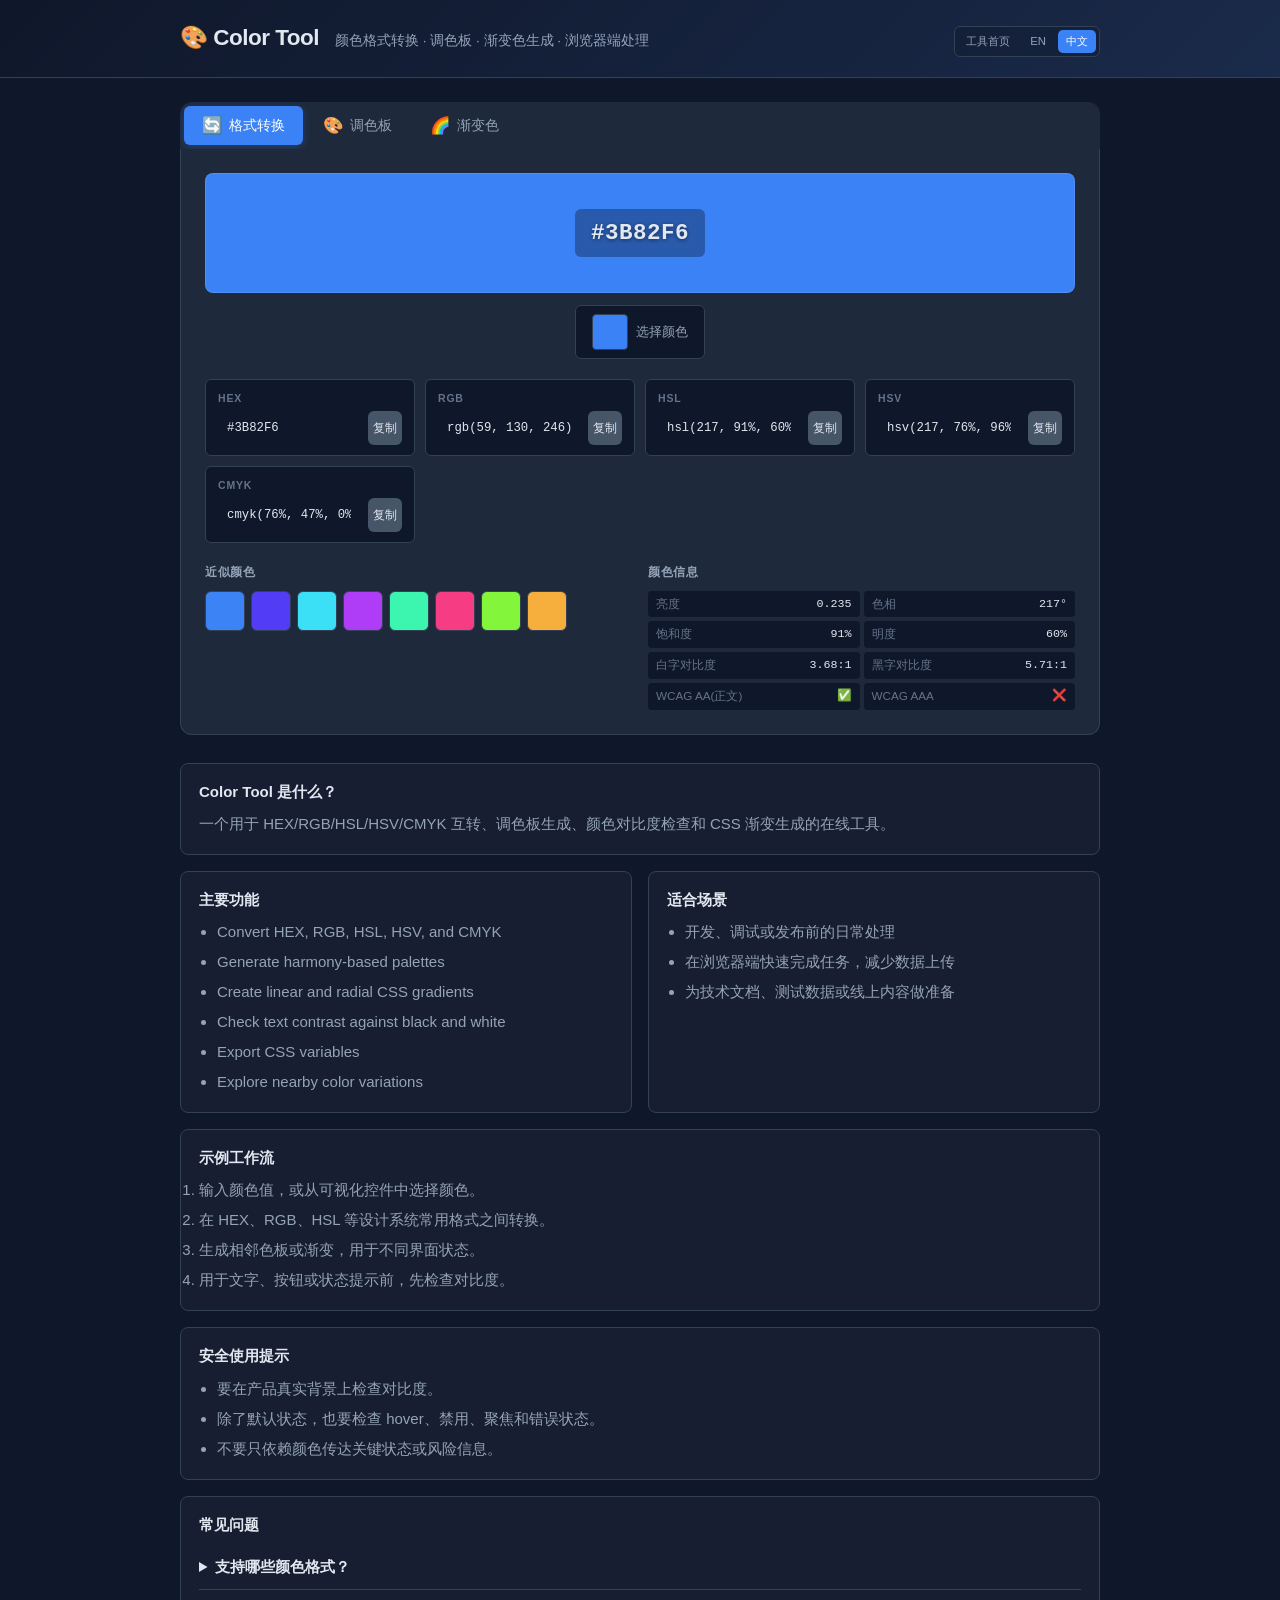
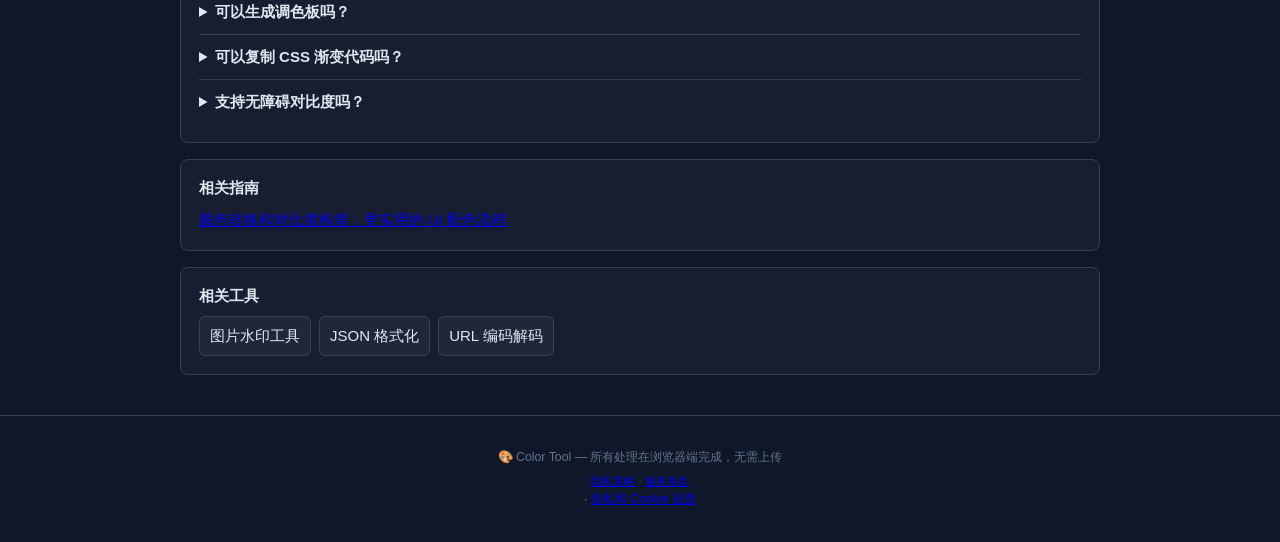
<file: zh/index.html>
<!DOCTYPE html>
<html lang="zh-CN">
<head>
  <!-- Primary Meta -->
  <meta name="description" content="在线色彩工具。HEX/RGB/HSL/HSV/CMYK互转、调色板生成、渐变色CSS生成。设计师和开发者的色彩工具箱。">
  <meta name="keywords" content="color picker, hex to rgb, rgb to hex, color palette generator, gradient generator, 颜色转换, 调色板, 渐变色">
  <meta name="author" content="ToolkitBox">
  <meta name="robots" content="index, follow">
  <meta name="google-adsense-account" content="ca-pub-5333037258750046">
  <link rel="canonical" href="https://color.toolkitbox.org/zh/">
  <link rel="alternate" hreflang="en" href="https://color.toolkitbox.org/">
  <link rel="alternate" hreflang="zh-CN" href="https://color.toolkitbox.org/zh/">
  <link rel="alternate" hreflang="x-default" href="https://color.toolkitbox.org/">
<!-- Open Graph -->
  <meta property="og:type" content="website">
  <meta property="og:title" content="Color Tool - 免费在线工具">
  <meta property="og:description" content="在线色彩工具。HEX/RGB/HSL/HSV/CMYK互转、调色板生成、渐变色CSS生成。设计师和开发者的色彩工具箱。">
  <meta property="og:url" content="https://color.toolkitbox.org/zh/">
  <meta property="og:image" content="https://color.toolkitbox.org/og.png">
  <meta property="og:image:width" content="1200">
  <meta property="og:image:height" content="630">
  <meta property="og:image:alt" content="Color Tool - 免费在线工具">
<meta property="og:site_name" content="Color Tool">
  <meta property="og:locale" content="zh_CN">

  <!-- Twitter Card -->
  <meta name="twitter:card" content="summary_large_image">
  <meta name="twitter:image" content="https://color.toolkitbox.org/og.png">
  <meta name="twitter:title" content="Color Tool - 免费在线工具">
  <meta name="twitter:description" content="在线色彩工具。HEX/RGB/HSL/HSV/CMYK互转、调色板生成、渐变色CSS生成。设计师和开发者的色彩工具箱。">
<meta charset="UTF-8">
  <meta name="viewport" content="width=device-width, initial-scale=1.0">
  <title>Color Tool - 免费在线工具 | 浏览器端处理 · 隐私安全</title>
  <link rel="stylesheet" href="../css/style.css">
  <script type="application/ld+json">
{
  "@context": "https://schema.org",
  "@type": "SoftwareApplication",
  "name": "Color Tool",
  "description": "在线色彩工具。HEX/RGB/HSL/HSV/CMYK互转、调色板生成、渐变色CSS生成。设计师和开发者的色彩工具箱。",
  "url": "https://color.toolkitbox.org/zh/",
  "inLanguage": "zh-CN",
  "applicationCategory": "DesignApplication",
  "operatingSystem": "All",
  "browserRequirements": "Requires JavaScript",
  "isAccessibleForFree": true,
  "offers": {
    "@type": "Offer",
    "price": "0",
    "priceCurrency": "USD"
  },
  "featureList": [
    "Convert HEX, RGB, HSL, HSV, and CMYK",
    "Generate harmony-based palettes",
    "Create linear and radial CSS gradients",
    "Check text contrast against black and white",
    "Export CSS variables",
    "Explore nearby color variations"
  ],
  "publisher": {
    "@type": "Organization",
    "name": "ToolkitBox"
  }
}
  </script>
  <script type="application/ld+json">
{
  "@context": "https://schema.org",
  "@type": "FAQPage",
  "inLanguage": "zh-CN",
  "mainEntity": [
    {
      "@type": "Question",
      "name": "支持哪些颜色格式？",
      "acceptedAnswer": {
        "@type": "Answer",
        "text": "支持 HEX、RGB、HSL、HSV、CMYK 的转换。"
      }
    },
    {
      "@type": "Question",
      "name": "可以生成调色板吗？",
      "acceptedAnswer": {
        "@type": "Answer",
        "text": "可以。选择基础颜色和配色方案，即可生成单色、互补、邻近、三等分等调色板。"
      }
    },
    {
      "@type": "Question",
      "name": "可以复制 CSS 渐变代码吗？",
      "acceptedAnswer": {
        "@type": "Answer",
        "text": "可以。选择颜色和方向后，可直接复制生成的 CSS gradient。"
      }
    },
    {
      "@type": "Question",
      "name": "支持无障碍对比度吗？",
      "acceptedAnswer": {
        "@type": "Answer",
        "text": "支持。工具会计算颜色与黑白文字的对比度，并给出 WCAG 参考评级。"
      }
    }
  ]
}
  </script>
  <script type="application/ld+json">
{
  "@context": "https://schema.org",
  "@type": "BreadcrumbList",
  "inLanguage": "zh-CN",
  "itemListElement": [
    {
      "@type": "ListItem",
      "position": 1,
      "name": "ToolkitBox",
      "item": "https://toolkitbox.org/zh/"
    },
    {
      "@type": "ListItem",
      "position": 2,
      "name": "Color Tool",
      "item": "https://color.toolkitbox.org/zh/"
    }
  ]
}
  </script>
  <script async src="https://pagead2.googlesyndication.com/pagead/js/adsbygoogle.js?client=ca-pub-5333037258750046"
     crossorigin="anonymous"></script>
  <script defer src="/privacy-controls.js"></script>
</head>
<body>
  <header class="header">
    <div class="container">
      <div class="header-inner">
        <h1 class="logo">🎨 Color Tool</h1>
        <p class="tagline">颜色格式转换 · 调色板 · 渐变色生成 · 浏览器端处理</p>
        <nav class="language-switcher" aria-label="Language"><a class="home-link" href="https://toolkitbox.org/zh/">工具首页</a><a class="" href="../" lang="en">EN</a><a class="active" href="./" lang="zh-CN">中文</a></nav>
      </div>
    </div>
  </header>

  <main class="main container">
    <!-- Tab Navigation -->
    <nav class="tabs" role="tablist">
      <button class="tab active" role="tab" aria-selected="true" data-tab="converter" tabindex="0">
        <span class="tab-icon">🔄</span>
        <span class="tab-label">格式转换</span>
      </button>
      <button class="tab" role="tab" aria-selected="false" data-tab="palette" tabindex="-1">
        <span class="tab-icon">🎨</span>
        <span class="tab-label">调色板</span>
      </button>
      <button class="tab" role="tab" aria-selected="false" data-tab="gradient" tabindex="-1">
        <span class="tab-icon">🌈</span>
        <span class="tab-label">渐变色</span>
      </button>
    </nav>

    <!-- === Tab: Converter === -->
    <section class="tab-panel active" id="panel-converter" role="tabpanel">
      <div class="panel-body">
        <!-- Color Preview -->
        <div class="preview-section">
          <div id="color-preview" class="color-preview">
            <span id="color-hex-display" class="hex-display">#3B82F6</span>
          </div>
          <div class="color-picker-row">
            <label class="color-picker-wrap">
              <input type="color" id="color-picker" value="#3b82f6">
              <span class="picker-label">选择颜色</span>
            </label>
          </div>
        </div>

        <!-- Color Values -->
        <div class="values-section">
          <div class="value-card">
            <div class="value-label">HEX</div>
            <div class="value-row">
              <input type="text" id="val-hex" class="value-input mono" value="#3B82F6" spellcheck="false">
              <button class="btn btn-sm copy-btn" onclick="copyValue('val-hex')" aria-label="复制 HEX 值" title="复制 HEX">复制</button>
            </div>
          </div>
          <div class="value-card">
            <div class="value-label">RGB</div>
            <div class="value-row">
              <input type="text" id="val-rgb" class="value-input mono" value="rgb(59, 130, 246)" spellcheck="false">
              <button class="btn btn-sm copy-btn" onclick="copyValue('val-rgb')" aria-label="复制 RGB 值" title="复制 RGB">复制</button>
            </div>
          </div>
          <div class="value-card">
            <div class="value-label">HSL</div>
            <div class="value-row">
              <input type="text" id="val-hsl" class="value-input mono" value="hsl(217, 91%, 60%)" spellcheck="false">
              <button class="btn btn-sm copy-btn" onclick="copyValue('val-hsl')" aria-label="复制 HSL 值" title="复制 HSL">复制</button>
            </div>
          </div>
          <div class="value-card">
            <div class="value-label">HSV</div>
            <div class="value-row">
              <input type="text" id="val-hsv" class="value-input mono" value="hsv(217, 76%, 96%)" spellcheck="false">
              <button class="btn btn-sm copy-btn" onclick="copyValue('val-hsv')" aria-label="复制 HSV 值" title="复制 HSV">复制</button>
            </div>
          </div>
          <div class="value-card">
            <div class="value-label">CMYK</div>
            <div class="value-row">
              <input type="text" id="val-cmyk" class="value-input mono" value="cmyk(76%, 47%, 0%, 4%)" spellcheck="false">
              <button class="btn btn-sm copy-btn" onclick="copyValue('val-cmyk')" aria-label="复制 CMYK 值" title="复制 CMYK">复制</button>
            </div>
          </div>
        </div>

        <!-- Color Info -->
        <div class="info-section">
          <div class="color-scheme-preview">
            <h3>近似颜色</h3>
            <div id="similar-colors" class="similar-colors"></div>
          </div>
          <div class="color-details">
            <h3>颜色信息</h3>
            <div id="color-info" class="color-info-grid"></div>
          </div>
        </div>
      </div>
    </section>

    <!-- === Tab: Palette === -->
    <section class="tab-panel" id="panel-palette" role="tabpanel" hidden>
      <div class="panel-body">
        <div class="palette-controls">
          <div class="control-row">
            <label for="base-color-picker">基础颜色</label>
            <input type="color" id="base-color-picker" value="#3b82f6">
          </div>
          <div class="control-row">
            <label for="palette-type">调色板类型</label>
            <select id="palette-type">
              <option value="monochromatic">单色系</option>
              <option value="complementary">互补色</option>
              <option value="analogous" selected>邻近色</option>
              <option value="triadic">三等分色</option>
              <option value="tetradic">四等分色</option>
              <option value="split-complementary">分裂互补色</option>
              <option value="shades">暗色调</option>
              <option value="tints">亮色调</option>
            </select>
          </div>
          <div class="control-row">
            <label for="palette-count">颜色数量</label>
            <select id="palette-count">
              <option value="5">5</option>
              <option value="6">6</option>
              <option value="8" selected>8</option>
              <option value="10">10</option>
              <option value="12">12</option>
            </select>
          </div>
        </div>
        <div id="palette-result" class="palette-result">
          <div class="placeholder-text">选择颜色和类型后生成调色板</div>
        </div>
        <div class="palette-actions">
          <button class="btn btn-primary" onclick="exportPaletteCSS()">📋 导出 CSS 变量</button>
          <button class="btn btn-secondary" onclick="exportPaletteImage()">⬇ 导出为图片</button>
        </div>
      </div>
    </section>

    <!-- === Tab: Gradient === -->
    <section class="tab-panel" id="panel-gradient" role="tabpanel" hidden>
      <div class="panel-body">
        <div class="gradient-preview" id="gradient-preview">
          <div class="gradient-code-display">
            <span id="gradient-css-code">background: linear-gradient(135deg, #667eea, #764ba2);</span>
          </div>
        </div>
        
        <div class="gradient-controls">
          <div class="gradient-colors-row">
            <div class="gradient-stop" id="gradient-stop-0">
              <label>颜色 1</label>
              <input type="color" value="#667eea">
            </div>
            <div class="gradient-stop" id="gradient-stop-1">
              <label>颜色 2</label>
              <input type="color" value="#764ba2">
            </div>
          </div>
          <div class="gradient-options">
            <div class="control-row">
              <label>方向</label>
              <select id="gradient-direction">
                <option value="to right">→ 向右</option>
                <option value="to left">← 向左</option>
                <option value="to bottom">↓ 向下</option>
                <option value="to top">↑ 向上</option>
                <option value="to bottom right">↘ 右下</option>
                <option value="to top left">↖ 左上</option>
                <option value="135deg" selected>135°</option>
                <option value="45deg">45°</option>
                <option value="circle">圆形</option>
              </select>
            </div>
            <div class="control-row">
              <label>类型</label>
              <select id="gradient-type">
                <option value="linear" selected>线性渐变</option>
                <option value="radial">径向渐变</option>
              </select>
            </div>
          </div>
          <div class="gradient-actions">
            <button class="btn btn-sm" onclick="addGradientStop()">➕ 添加颜色</button>
            <button class="btn btn-sm" onclick="randomGradient()">🎲 随机</button>
            <button class="btn btn-sm" onclick="copyGradientCSS()">📋 复制 CSS</button>
          </div>
        </div>
      </div>
    </section>
    <section class="seo-content" aria-label="工具说明和常见问题">
      <div class="seo-block">
        <h2>Color Tool 是什么？</h2>
        <p>一个用于 HEX/RGB/HSL/HSV/CMYK 互转、调色板生成、颜色对比度检查和 CSS 渐变生成的在线工具。</p>
      </div>
      <div class="seo-grid">
        <div class="seo-block">
          <h2>主要功能</h2>
          <ul><li>Convert HEX, RGB, HSL, HSV, and CMYK</li><li>Generate harmony-based palettes</li><li>Create linear and radial CSS gradients</li><li>Check text contrast against black and white</li><li>Export CSS variables</li><li>Explore nearby color variations</li></ul>
        </div>
        <div class="seo-block">
          <h2>适合场景</h2>
          <ul><li>开发、调试或发布前的日常处理</li><li>在浏览器端快速完成任务，减少数据上传</li><li>为技术文档、测试数据或线上内容做准备</li></ul>
        </div>
      </div>
      <div class="seo-block example-workflow">
        <h2>示例工作流</h2>
        <ol>
          <li>输入颜色值，或从可视化控件中选择颜色。</li>
          <li>在 HEX、RGB、HSL 等设计系统常用格式之间转换。</li>
          <li>生成相邻色板或渐变，用于不同界面状态。</li>
          <li>用于文字、按钮或状态提示前，先检查对比度。</li>
        </ol>
      </div>

      <div class="seo-block safe-use">
        <h2>安全使用提示</h2>
        <ul>
          <li>要在产品真实背景上检查对比度。</li>
          <li>除了默认状态，也要检查 hover、禁用、聚焦和错误状态。</li>
          <li>不要只依赖颜色传达关键状态或风险信息。</li>
        </ul>
      </div>

      <div class="seo-block faq-list">
        <h2>常见问题</h2>
        <details><summary>支持哪些颜色格式？</summary><p>支持 HEX、RGB、HSL、HSV、CMYK 的转换。</p></details>
        <details><summary>可以生成调色板吗？</summary><p>可以。选择基础颜色和配色方案，即可生成单色、互补、邻近、三等分等调色板。</p></details>
        <details><summary>可以复制 CSS 渐变代码吗？</summary><p>可以。选择颜色和方向后，可直接复制生成的 CSS gradient。</p></details>
        <details><summary>支持无障碍对比度吗？</summary><p>支持。工具会计算颜色与黑白文字的对比度，并给出 WCAG 参考评级。</p></details>
      </div>
      <div class="seo-block related-guides">
        <h2>相关指南</h2>
        <p><a href="https://toolkitbox.org/zh/guides/color-conversion-accessibility/">颜色转换和对比度检查：更实用的 UI 配色流程</a></p>
      </div>
      <div class="seo-block related-tools">
        <h2>相关工具</h2>
        <div class="related-links"><a href="https://watermark.imageprivacy.org/zh/">图片水印工具</a><a href="https://json.toolkitbox.org/zh/">JSON 格式化</a><a href="https://url.toolkitbox.org/zh/">URL 编码解码</a></div>
      </div>
    </section>
  </main>

  <footer class="footer">
    <div class="container">
      <p>🎨 Color Tool — 所有处理在浏览器端完成，无需上传</p>
      <p class="footer-small"><a href="https://toolkitbox.org/zh/privacy/">隐私策略</a> · <a href="https://toolkitbox.org/zh/terms/">服务条款</a></p>
    </div>
   · <a href="https://toolkitbox.org/zh/privacy/#privacy-choices" data-privacy-settings>隐私和 Cookie 设置</a></footer>

  <script src="../js/color-utils.js"></script>
  <script src="../js/app.js"></script>
</body>
</html>
</file>
<file: css/style.css>
/* === Reset & Base === */
*, *::before, *::after { box-sizing: border-box; margin: 0; padding: 0; }

:root {
  --bg: #0f172a;
  --bg-card: #1e293b;
  --bg-input: #0f172a;
  --border: #334155;
  --border-focus: #3b82f6;
  --text: #e2e8f0;
  --text-muted: #94a3b8;
  --text-dim: #64748b;
  --primary: #3b82f6;
  --primary-hover: #2563eb;
  --secondary: #475569;
  --secondary-hover: #64748b;
  --radius: 12px;
  --radius-sm: 8px;
  --radius-xs: 6px;
  --font-mono: 'SF Mono', 'Fira Code', 'Cascadia Code', 'JetBrains Mono', monospace;
  --font-ui: -apple-system, BlinkMacSystemFont, 'Segoe UI', Roboto, sans-serif;
}

html { font-size: 15px; }
body {
  font-family: var(--font-ui);
  background: var(--bg);
  color: var(--text);
  min-height: 100vh;
  line-height: 1.6;
}

.container { max-width: 960px; margin: 0 auto; padding: 0 20px; }

/* === Header === */
.header {
  border-bottom: 1px solid var(--border);
  padding: 20px 0;
  background: linear-gradient(135deg, #0f172a 0%, #1a2a4a 100%);
}
.header-inner { display: flex; align-items: baseline; gap: 16px; flex-wrap: wrap; }
.logo { font-size: 1.5rem; font-weight: 700; color: var(--text); letter-spacing: -0.5px; }
.tagline { color: var(--text-muted); font-size: 0.9rem; }

/* === Tabs === */
.tabs {
  display: flex; gap: 2px; margin-top: 24px;
  background: var(--bg-card); border-radius: var(--radius) var(--radius) 0 0; padding: 4px;
  overflow-x: auto;
}
.tab {
  display: flex; align-items: center; gap: 6px;
  padding: 10px 18px; border: none; background: transparent; color: var(--text-muted);
  font-size: 0.9rem; font-family: var(--font-ui); cursor: pointer; border-radius: var(--radius-xs);
  white-space: nowrap; transition: all 0.15s;
}
.tab:hover { color: var(--text); background: rgba(255,255,255,0.05); }
.tab.active { color: #fff; background: var(--primary); box-shadow: 0 2px 8px rgba(59,130,246,0.3); }
.tab:focus-visible { outline: 2px solid var(--primary); outline-offset: -2px; }
.tab-icon { font-size: 1.1rem; }

/* === Tab Panels === */
.tab-panel { display: none; }
.tab-panel.active { display: block; }

.panel-body {
  background: var(--bg-card); padding: 24px; border-radius: 0 0 var(--radius) var(--radius);
  border: 1px solid var(--border); border-top: none;
  display: flex; flex-direction: column; gap: 20px;
}

/* === Color Preview === */
.preview-section { text-align: center; }
.color-preview {
  width: 100%; height: 120px; border-radius: var(--radius-sm);
  background: #3b82f6; display: flex; align-items: center; justify-content: center;
  border: 1px solid rgba(255,255,255,0.1); transition: background 0.2s;
}
.hex-display {
  font-family: var(--font-mono); font-size: 1.5rem; font-weight: 700;
  text-shadow: 0 1px 4px rgba(0,0,0,0.5);
  background: rgba(0,0,0,0.3); padding: 6px 16px; border-radius: var(--radius-xs);
  backdrop-filter: blur(4px);
  letter-spacing: 0.5px;
}

.color-picker-row { margin-top: 12px; display: flex; justify-content: center; }
.color-picker-wrap {
  display: inline-flex; align-items: center; gap: 8px;
  cursor: pointer; padding: 8px 16px; background: var(--bg-input);
  border: 1px solid var(--border); border-radius: var(--radius-xs);
  transition: border-color 0.15s;
}
.color-picker-wrap:hover { border-color: var(--primary); }
.color-picker-wrap input[type="color"] {
  width: 36px; height: 36px; border: none; padding: 0; cursor: pointer;
  border-radius: 4px; background: none;
}
.color-picker-wrap input[type="color"]::-webkit-color-swatch-wrapper { padding: 0; }
.color-picker-wrap input[type="color"]::-webkit-color-swatch { border: 1px solid var(--border); border-radius: 4px; }
.picker-label { font-size: 0.85rem; color: var(--text-muted); }

/* === Values Section === */
.values-section { display: grid; grid-template-columns: repeat(auto-fit, minmax(210px, 1fr)); gap: 10px; }
.value-card { min-width: 0; background: var(--bg-input); border: 1px solid var(--border); border-radius: var(--radius-xs); padding: 10px 12px; }
.value-label { font-size: 0.7rem; color: var(--text-dim); text-transform: uppercase; letter-spacing: 0.8px; margin-bottom: 4px; font-weight: 600; }
.value-row { display: grid; grid-template-columns: minmax(0, 1fr) 34px; gap: 8px; align-items: center; }
.value-input {
  width: 100%; min-width: 0; padding: 4px 8px; background: transparent; color: var(--text);
  border: 1px solid transparent; border-radius: 4px; font-size: 0.82rem;
  outline: none; transition: border-color 0.15s;
}
.value-input:focus { border-color: var(--border-focus); background: rgba(59,130,246,0.05); }
.mono { font-family: var(--font-mono); }
.copy-btn {
  width: 34px;
  height: 34px;
  padding: 0;
  justify-content: center;
  border: 1px solid rgba(148, 163, 184, 0.18);
  background: #334155;
  color: #dbeafe;
  font-size: 0.75rem;
}
.copy-btn:hover {
  border-color: rgba(147, 197, 253, 0.5);
  background: #3b4a60;
}

/* === Info Section === */
.info-section { display: grid; grid-template-columns: 1fr 1fr; gap: 16px; }
@media (max-width: 600px) { .info-section { grid-template-columns: 1fr; } }
.info-section h3 { font-size: 0.82rem; color: var(--text-muted); text-transform: uppercase; letter-spacing: 0.5px; margin-bottom: 8px; }

.similar-colors { display: flex; flex-wrap: wrap; gap: 6px; }
.sim-color { width: 40px; height: 40px; border-radius: var(--radius-xs); border: 1px solid var(--border); cursor: pointer; transition: transform 0.15s; }
.sim-color:hover { transform: scale(1.15); }

.color-info-grid { display: grid; grid-template-columns: 1fr 1fr; gap: 4px; }
.info-item { display: flex; justify-content: space-between; padding: 4px 8px; background: var(--bg-input); border-radius: 4px; font-size: 0.78rem; }
.info-item span:first-child { color: var(--text-dim); }
.info-item span:last-child { color: var(--text); font-family: var(--font-mono); }

/* === Palette === */
.palette-controls { display: flex; gap: 16px; flex-wrap: wrap; align-items: flex-end; }
.control-row { display: flex; flex-direction: column; gap: 4px; }
.control-row label { font-size: 0.78rem; color: var(--text-muted); text-transform: uppercase; letter-spacing: 0.5px; font-weight: 600; }
.control-row select, .control-row input[type="color"] { padding: 6px 10px; background: var(--bg-input); color: var(--text); border: 1px solid var(--border); border-radius: var(--radius-xs); font-size: 0.82rem; }
.control-row select { cursor: pointer; min-width: 140px; }
.control-row select:focus { outline: none; border-color: var(--border-focus); }
.control-row input[type="color"] { width: 40px; height: 36px; padding: 2px; cursor: pointer; }
.control-row input[type="color"]::-webkit-color-swatch-wrapper { padding: 0; }
.control-row input[type="color"]::-webkit-color-swatch { border: 1px solid var(--border); border-radius: 4px; }

.palette-result { display: flex; flex-direction: column; gap: 6px; min-height: 100px; }
.palette-swatch { display: flex; align-items: center; height: 44px; border-radius: var(--radius-xs); padding: 0 16px; justify-content: space-between; transition: transform 0.1s; }
.palette-swatch:hover { transform: scale(1.02); }
.palette-code { font-family: var(--font-mono); font-size: 0.8rem; text-shadow: 0 1px 2px rgba(0,0,0,0.3); }

.palette-actions { display: flex; gap: 8px; }

/* === Gradient === */
.gradient-preview {
  width: 100%; height: 200px; border-radius: var(--radius-sm);
  background: linear-gradient(135deg, #667eea, #764ba2);
  display: flex; align-items: flex-end; justify-content: center; padding: 16px;
  transition: background 0.3s;
}
.gradient-code-display {
  background: rgba(0,0,0,0.5); backdrop-filter: blur(8px);
  padding: 8px 16px; border-radius: var(--radius-xs);
  font-family: var(--font-mono); font-size: 0.78rem;
  text-align: center; max-width: 100%;
  word-break: break-all;
}

.gradient-controls { display: flex; flex-direction: column; gap: 12px; }
.gradient-colors-row { display: flex; gap: 12px; flex-wrap: wrap; }
.gradient-stop { display: flex; flex-direction: column; gap: 4px; align-items: center; }
.gradient-stop label { font-size: 0.78rem; color: var(--text-muted); }
.gradient-stop input[type="color"] { width: 44px; height: 44px; padding: 2px; border: 1px solid var(--border); border-radius: var(--radius-xs); cursor: pointer; background: none; }
.gradient-stop input[type="color"]::-webkit-color-swatch-wrapper { padding: 0; }
.gradient-stop input[type="color"]::-webkit-color-swatch { border: 1px solid var(--border); border-radius: 4px; }

.gradient-options { display: flex; gap: 16px; flex-wrap: wrap; }
.gradient-actions { display: flex; gap: 8px; flex-wrap: wrap; }

/* === Buttons === */
.btn {
  display: inline-flex; align-items: center; gap: 6px;
  padding: 8px 16px; border: none; border-radius: var(--radius-xs);
  font-size: 0.82rem; font-family: var(--font-ui); font-weight: 500;
  cursor: pointer; transition: all 0.15s; white-space: nowrap;
}
.btn-primary { background: var(--primary); color: #fff; }
.btn-primary:hover { background: var(--primary-hover); }
.btn-secondary { background: var(--secondary); color: #e2e8f0; }
.btn-secondary:hover { background: var(--secondary-hover); }
.btn-sm { padding: 5px 10px; font-size: 0.78rem; background: var(--secondary); color: #e2e8f0; }
.btn-sm:hover { background: var(--secondary-hover); }

/* === Toast === */
.toast {
  position: fixed; bottom: 24px; left: 50%; transform: translateX(-50%);
  padding: 10px 24px; border-radius: var(--radius); background: var(--bg-card);
  border: 1px solid var(--border); color: var(--text); font-size: 0.85rem;
  box-shadow: 0 4px 20px rgba(0,0,0,0.3); z-index: 100;
  animation: toastIn 0.3s ease;
}
@keyframes toastIn {
  from { opacity: 0; transform: translateX(-50%) translateY(10px); }
  to { opacity: 1; transform: translateX(-50%) translateY(0); }
}

/* === Footer === */
.footer {
  text-align: center; padding: 32px 0; margin-top: 40px;
  border-top: 1px solid var(--border); color: var(--text-dim); font-size: 0.82rem;
}
.footer-small { margin-top: 4px; font-size: 0.75rem; }

.placeholder-text { color: var(--text-dim); font-style: italic; }
/* === SEO / GEO Content === */
.language-switcher { margin-left: auto; display: inline-flex; gap: 4px; padding: 3px; border: 1px solid var(--border); border-radius: var(--radius-xs); background: rgba(15,23,42,0.35); }
.language-switcher a { color: var(--text-muted); text-decoration: none; font-size: 0.76rem; line-height: 1; padding: 6px 8px; border-radius: 5px; }
.language-switcher a:hover, .language-switcher a.active { color: #fff; background: var(--primary); }
.seo-content { margin-top: 28px; display: flex; flex-direction: column; gap: 16px; color: var(--text-muted); }
.seo-grid { display: grid; grid-template-columns: repeat(2, minmax(0, 1fr)); gap: 16px; }
.seo-block { background: rgba(255,255,255,0.03); border: 1px solid var(--border); border-radius: var(--radius-sm); padding: 18px; }
.seo-block h2 { color: var(--text); font-size: 1rem; line-height: 1.35; margin: 0 0 10px; letter-spacing: 0; }
.seo-block p { margin: 0; }
.seo-block ul { margin: 0; padding-left: 18px; }
.seo-block li + li { margin-top: 6px; }
.faq-list details { border-top: 1px solid var(--border); padding: 10px 0; }
.faq-list details:first-of-type { border-top: 0; }
.faq-list summary { color: var(--text); cursor: pointer; font-weight: 600; }
.faq-list details p { margin-top: 8px; }
@media (max-width: 720px) { .language-switcher { margin-left: 0; } .seo-grid { grid-template-columns: 1fr; } }
.related-links { display: flex; flex-wrap: wrap; gap: 8px; margin-top: 10px; }
.related-links a { color: var(--text); text-decoration: none; border: 1px solid var(--border); border-radius: var(--radius-xs); padding: 7px 10px; background: rgba(255,255,255,0.04); }
.related-links a:hover { border-color: var(--primary); color: #fff; }


/* === Mobile ad-safety and overflow guard === */
html, body { max-width: 100%; overflow-x: hidden; }
.container, .card, .tool-layout, .result-area, .seo-content { min-width: 0; }
.tabs, .section-tabs { max-width: 100%; overflow-x: auto; -webkit-overflow-scrolling: touch; scrollbar-width: thin; }
.tab, .section-tab { flex: 0 0 auto; }
.code-editor, textarea, input, select { max-width: 100%; }
.editor-header, .editor-actions, .controls, .control-group, .input-row, .action-bar { min-width: 0; }
@media (max-width: 560px) {
  .container { width: 100%; padding-left: 12px; padding-right: 12px; }
  .header { padding: 16px 0; }
  .header-inner { align-items: flex-start; gap: 8px; }
  .logo { font-size: 1.28rem; }
  .tagline { width: 100%; overflow-wrap: anywhere; }
  .tabs { margin-left: -12px; margin-right: -12px; padding-left: 12px; padding-right: 12px; border-radius: 0; }
  .tool-layout, .card { border-radius: var(--radius-sm); }
  .tool-layout, .input-section, .result-section, .upload-section, .result-area { padding: 14px; }
  .editor-header, .controls, .input-row, .action-bar { flex-wrap: wrap; }
  .editor-actions { width: 100%; flex-wrap: wrap; justify-content: flex-start; }
  .editor-actions .btn-sm { flex: 1 1 auto; justify-content: center; }
  .btn { justify-content: center; }
  .domain-input { min-width: 0; width: 100%; }
  .input-row .btn, .action-bar .btn { flex: 1 1 auto; }
  .code-editor { min-height: 220px; }
  .toast { width: calc(100vw - 32px); text-align: center; }
}
</file>
